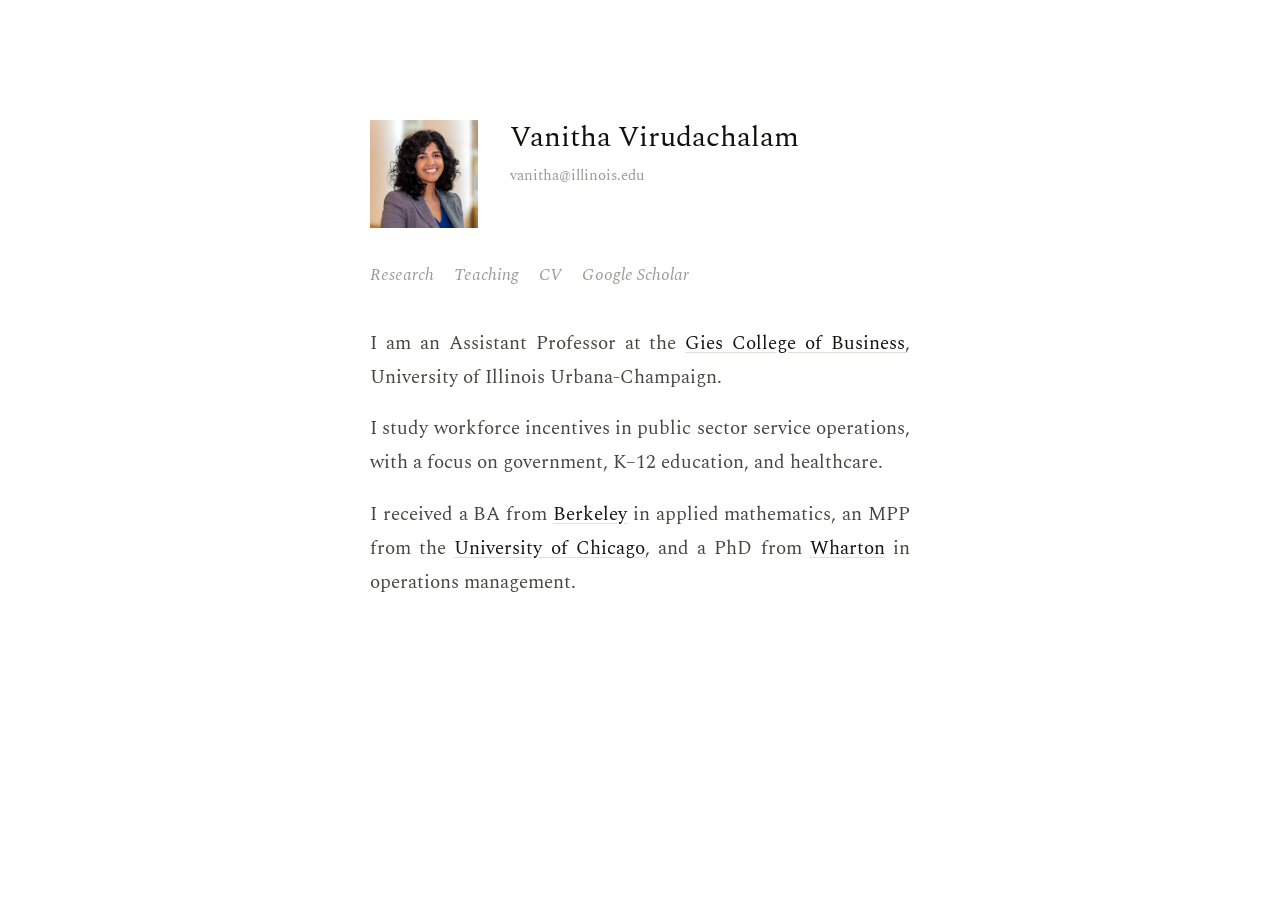
<file: index.html>
<!DOCTYPE html>
<html lang="en">
<head>
  <meta charset="UTF-8" />
  <meta name="viewport" content="width=device-width, initial-scale=1.0" />
  <title>Vanitha Virudachalam</title>
  <link rel="preconnect" href="https://fonts.googleapis.com" />
  <link rel="preconnect" href="https://fonts.gstatic.com" crossorigin />
  <link href="https://fonts.googleapis.com/css2?family=Spectral:ital,wght@0,400;0,600;1,400;1,600&display=swap" rel="stylesheet" />
  <link rel="stylesheet" href="styles.css" />
</head>
<body>
  <div class="wrap">

    <div class="identity">
      <img src="photo.jpg" alt="Vanitha Virudachalam" class="photo" />
      <div>
        <h1>Vanitha Virudachalam</h1>
        <div class="under-name">
          <a href="mailto:vanitha@illinois.edu">vanitha@illinois.edu</a>
        </div>
      </div>
    </div>

    <nav id="site-nav"></nav>
    <script src="nav.js"></script>
    <script>buildNav('');</script>

    <div class="bio">
      <p>I am an Assistant Professor at the <a href="https://giesbusiness.illinois.edu/">Gies College of Business</a>, University of Illinois Urbana-Champaign.</p>
      <p>I study workforce incentives in public sector service operations, with a focus on government, K&ndash;12 education, and healthcare.</p>
      <p>I received a BA from <a href="https://math.berkeley.edu/">Berkeley</a> in applied mathematics, an MPP from the <a href="https://harris.uchicago.edu/">University of Chicago</a>, and a PhD from <a href="https://oid.wharton.upenn.edu/">Wharton</a> in operations management.</p>
    </div>

  </div>
</body>
</html>
</file>
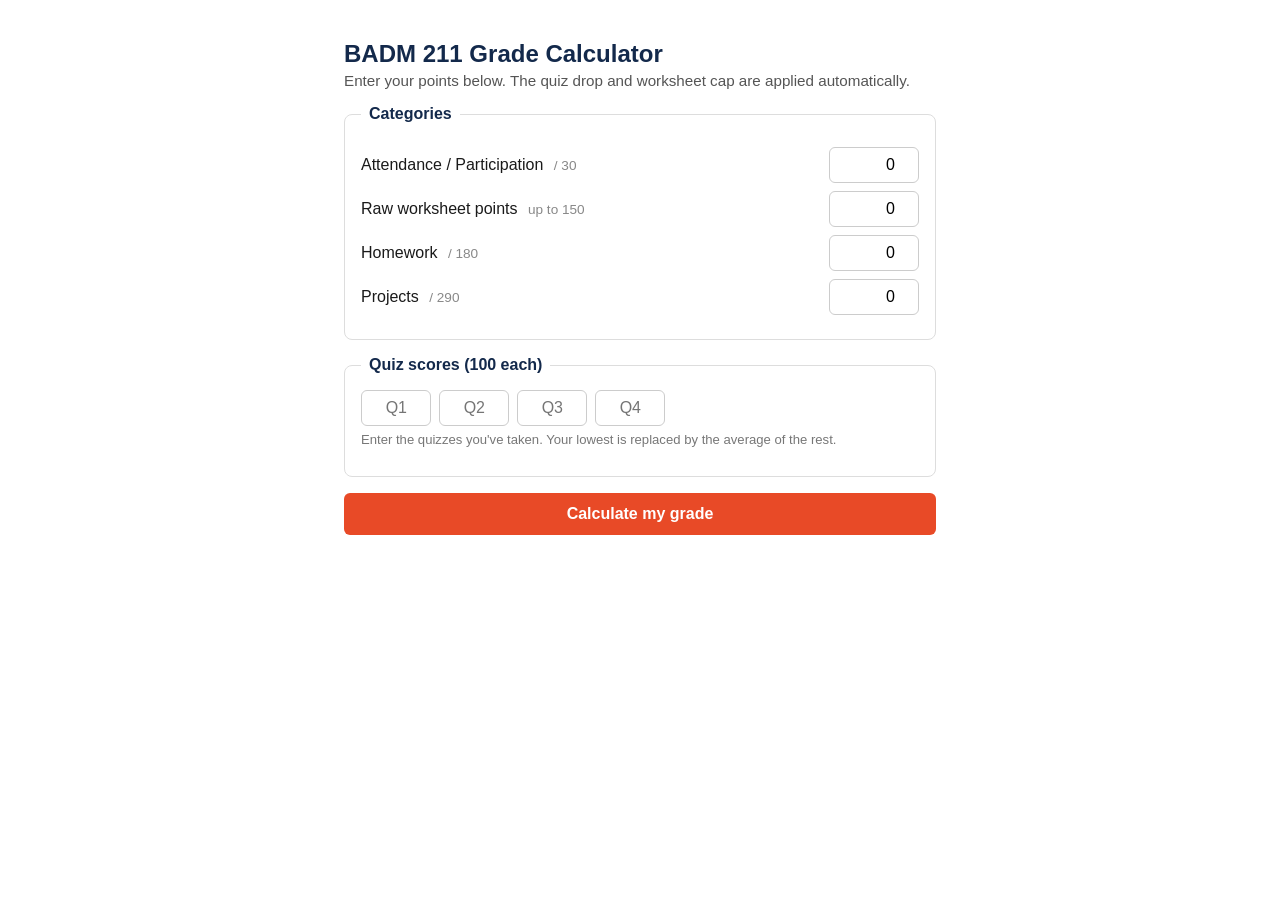
<file: grade-calculator.html>
<!DOCTYPE html>
<html lang="en">
<head>
<meta charset="UTF-8">
<meta name="viewport" content="width=device-width, initial-scale=1.0">
<title>BADM 211 Grade Calculator</title>
<style>
  * { box-sizing: border-box; }
  body {
    font-family: -apple-system, BlinkMacSystemFont, "Segoe UI", Roboto, Helvetica, Arial, sans-serif;
    max-width: 640px; margin: 0 auto; padding: 24px; color: #1a1a1a; background: #fff;
  }
  h1 { font-size: 1.5rem; color: #13294b; margin-bottom: 4px; }
  p.sub { color: #555; margin-top: 0; font-size: 0.95rem; }
  fieldset { border: 1px solid #ddd; border-radius: 8px; margin: 16px 0; padding: 16px; }
  legend { font-weight: 600; color: #13294b; padding: 0 8px; }
  .row { display: flex; align-items: center; justify-content: space-between; margin: 8px 0; gap: 12px; }
  .row label { flex: 1; }
  .row .max { color: #888; font-size: 0.85rem; margin-left: 6px; }
  input[type="number"] {
    width: 90px; padding: 8px; border: 1px solid #ccc; border-radius: 6px; font-size: 1rem; text-align: right;
  }
  input:focus { outline: 2px solid #e84a27; border-color: #e84a27; }
  .quiz-row { display: flex; gap: 8px; flex-wrap: wrap; }
  .quiz-row input { width: 70px; }
  button {
    background: #e84a27; color: #fff; border: none; padding: 12px 24px; font-size: 1rem;
    border-radius: 6px; cursor: pointer; font-weight: 600; width: 100%;
  }
  button:hover { background: #d13e1f; }
  #result {
    margin-top: 20px; padding: 20px; border-radius: 8px; background: #f5f5f5;
    border-left: 4px solid #13294b; display: none;
  }
  #result.show { display: block; }
  .big { font-size: 2rem; font-weight: 700; color: #13294b; }
  .grade { font-size: 2.5rem; font-weight: 700; color: #e84a27; }
  table { width: 100%; border-collapse: collapse; margin-top: 12px; font-size: 0.9rem; }
  td { padding: 4px 0; }
  td:last-child { text-align: right; font-variant-numeric: tabular-nums; }
  .note { font-size: 0.82rem; color: #777; margin-top: 6px; }
</style>
</head>
<body>
  <h1>BADM 211 Grade Calculator</h1>
  <p class="sub">Enter your points below. The quiz drop and worksheet cap are applied automatically.</p>

  <fieldset>
    <legend>Categories</legend>
    <div class="row">
      <label for="attendance">Attendance / Participation <span class="max">/ 30</span></label>
      <input type="number" id="attendance" min="0" max="30" step="0.5" value="0">
    </div>
    <div class="row">
      <label for="worksheets">Raw worksheet points <span class="max">up to 150</span></label>
      <input type="number" id="worksheets" min="0" max="150" step="1" value="0">
    </div>
    <div class="row">
      <label for="homework">Homework <span class="max">/ 180</span></label>
      <input type="number" id="homework" min="0" max="180" step="1" value="0">
    </div>
    <div class="row">
      <label for="projects">Projects <span class="max">/ 290</span></label>
      <input type="number" id="projects" min="0" max="290" step="1" value="0">
    </div>
  </fieldset>

  <fieldset>
    <legend>Quiz scores (100 each)</legend>
    <div class="quiz-row">
      <input type="number" id="q1" min="0" max="100" step="1" placeholder="Q1">
      <input type="number" id="q2" min="0" max="100" step="1" placeholder="Q2">
      <input type="number" id="q3" min="0" max="100" step="1" placeholder="Q3">
      <input type="number" id="q4" min="0" max="100" step="1" placeholder="Q4">
    </div>
    <p class="note">Enter the quizzes you've taken. Your lowest is replaced by the average of the rest.</p>
  </fieldset>

  <button onclick="calculate()">Calculate my grade</button>

  <div id="result">
    <div>Total points: <span class="big" id="total"></span> <span style="color:#888;">/ 1000</span></div>
    <div style="margin-top:8px;">Percentage: <span class="big" id="percent"></span></div>
    <div style="margin-top:8px;">Letter grade: <span class="grade" id="letter"></span></div>
    <table id="breakdown"></table>
  </div>

<script>
function letterGrade(total) {
  if (total >= 970) return "A+";
  if (total >= 930) return "A";
  if (total >= 900) return "A-";
  if (total >= 870) return "B+";
  if (total >= 830) return "B";
  if (total >= 800) return "B-";
  if (total >= 770) return "C+";
  if (total >= 730) return "C";
  if (total >= 700) return "C-";
  if (total >= 670) return "D+";
  if (total >= 630) return "D";
  if (total >= 600) return "D-";
  return "F";
}

function num(id) {
  var v = parseFloat(document.getElementById(id).value);
  return isNaN(v) ? 0 : v;
}

function calculate() {
  var attendance = num("attendance");
  var rawWs = num("worksheets");
  var homework = num("homework");
  var projects = num("projects");

  // Worksheets: cap category at 100, overflow up to 20 becomes extra credit
  var wsCategory = Math.min(rawWs, 100);
  var extraCredit = Math.min(Math.max(rawWs - 100, 0), 20);

  // Quizzes: gather entered scores, drop lowest by replacing it with the
  // average of the others. With N scores that equals (sum of top N-1) * N/(N-1).
  var quizzes = ["q1","q2","q3","q4"]
    .map(function(id){ return document.getElementById(id).value; })
    .filter(function(v){ return v !== "" && !isNaN(parseFloat(v)); })
    .map(parseFloat);

  var quizPoints = 0;
  if (quizzes.length >= 2) {
    quizzes.sort(function(a,b){ return b-a; }); // high to low
    var topSum = 0;
    for (var i = 0; i < quizzes.length - 1; i++) topSum += quizzes[i];
    var avg = topSum / (quizzes.length - 1);
    quizPoints = topSum + avg;
  } else if (quizzes.length === 1) {
    quizPoints = quizzes[0]; // nothing to drop yet
  }

  var total = attendance + wsCategory + homework + projects + quizPoints + extraCredit;
  var percent = total / 10;
  var letter = letterGrade(total);

  document.getElementById("total").textContent = Math.round(total * 100) / 100;
  document.getElementById("percent").textContent = percent.toFixed(1) + "%";
  document.getElementById("letter").textContent = letter;

  document.getElementById("breakdown").innerHTML =
    "<tr><td>Attendance</td><td>" + attendance + "</td></tr>" +
    "<tr><td>Worksheets (capped at 100)</td><td>" + wsCategory + "</td></tr>" +
    "<tr><td>Homework</td><td>" + homework + "</td></tr>" +
    "<tr><td>Projects</td><td>" + projects + "</td></tr>" +
    "<tr><td>Quizzes (lowest dropped)</td><td>" + (Math.round(quizPoints*100)/100) + "</td></tr>" +
    "<tr><td>Extra credit</td><td>" + extraCredit + "</td></tr>";

  document.getElementById("result").classList.add("show");
}
</script>
</body>
</html>
</file>
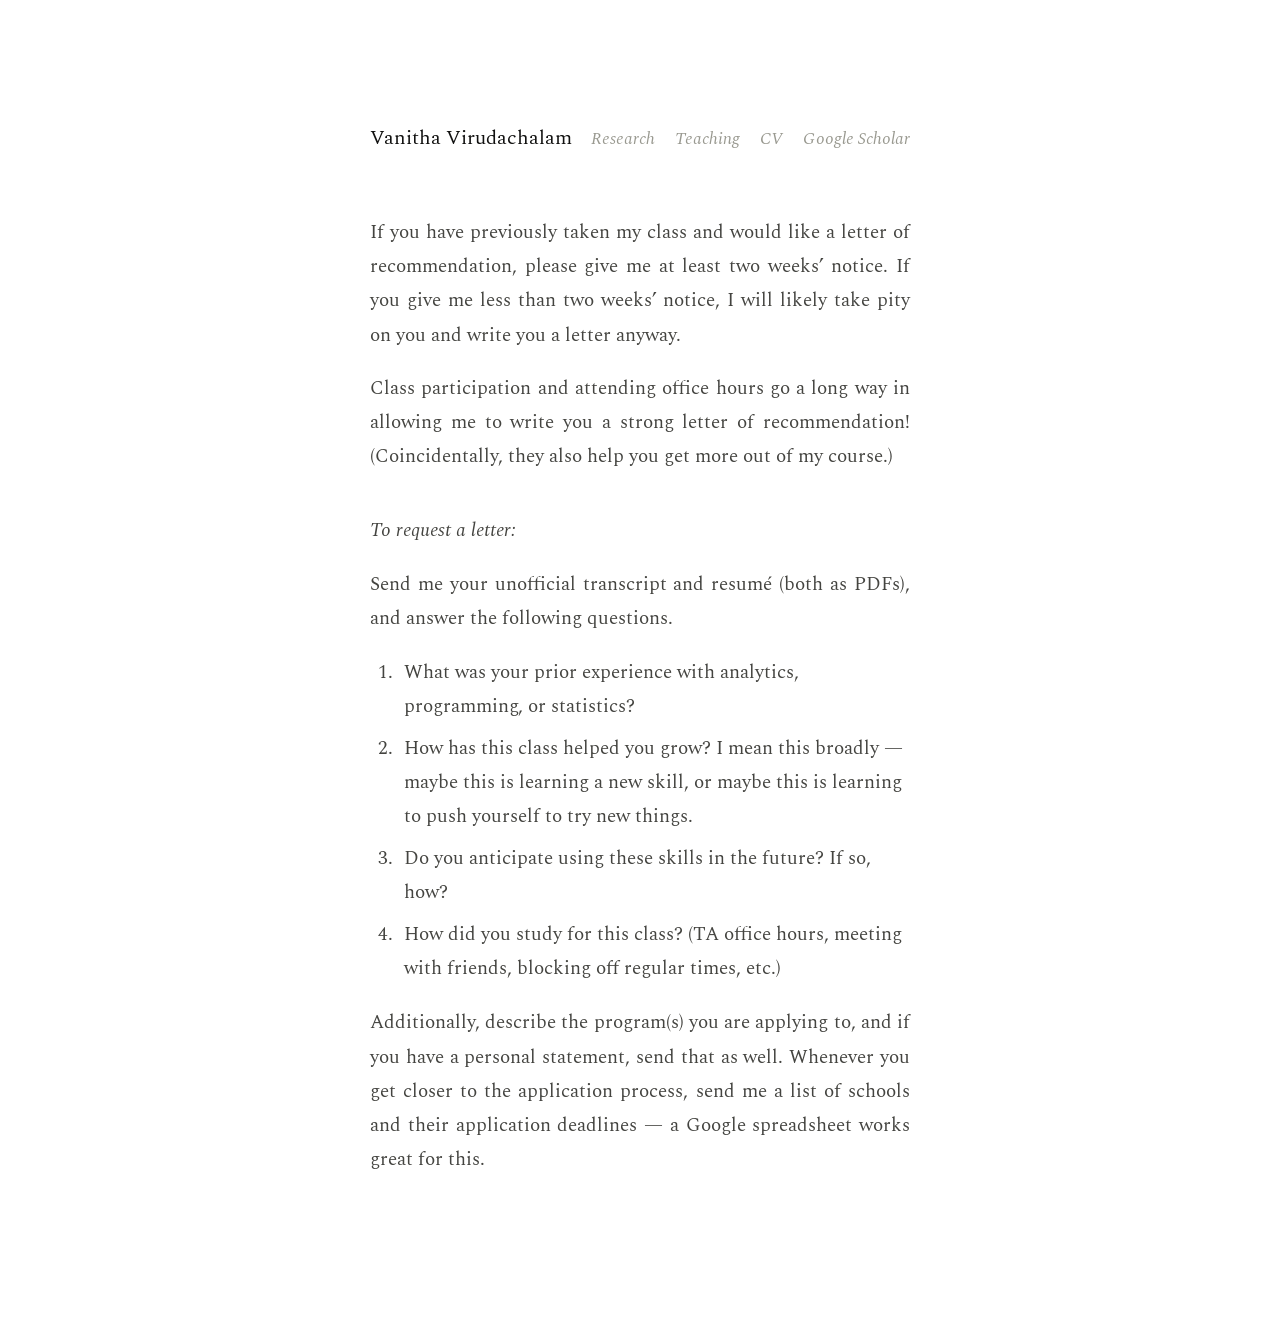
<file: letters.html>
<!DOCTYPE html>
<html lang="en">
<head>
  <meta charset="UTF-8" />
  <meta name="viewport" content="width=device-width, initial-scale=1.0" />
  <title>Letters — Vanitha Virudachalam</title>
  <link rel="preconnect" href="https://fonts.googleapis.com" />
  <link rel="preconnect" href="https://fonts.gstatic.com" crossorigin />
  <link href="https://fonts.googleapis.com/css2?family=Spectral:ital,wght@0,400;0,600;1,400;1,600&display=swap" rel="stylesheet" />
  <link rel="stylesheet" href="styles.css" />
</head>
<body>
  <div class="wrap">

    <header class="site-header" id="site-header"></header>
    <script src="nav.js"></script>
    <script>buildHeader('letters.html');</script>

    <div class="content">
      <p>If you have previously taken my class and would like a letter of recommendation, please give me at least two weeks&rsquo; notice. If you give me less than two weeks&rsquo; notice, I will likely take pity on you and write you a letter anyway.</p>

      <p>Class participation and attending office hours go a long way in allowing me to write you a strong letter of recommendation! (Coincidentally, they also help you get more out of my course.)</p>

      <p class="subsection">To request a letter:</p>

      <p>Send me your unofficial transcript and resum&eacute; (both as PDFs), and answer the following questions.</p>

      <ol>
        <li>What was your prior experience with analytics, programming, or statistics?</li>
        <li>How has this class helped you grow? I mean this broadly &mdash; maybe this is learning a new skill, or maybe this is learning to push yourself to try new things.</li>
        <li>Do you anticipate using these skills in the future? If so, how?</li>
        <li>How did you study for this class? (TA office hours, meeting with friends, blocking off regular times, etc.)</li>
      </ol>

      <p>Additionally, describe the program(s) you are applying to, and if you have a personal statement, send that as well. Whenever you get closer to the application process, send me a list of schools and their application deadlines &mdash; a Google spreadsheet works great for this.</p>
    </div>

  </div>
</body>
</html>
</file>
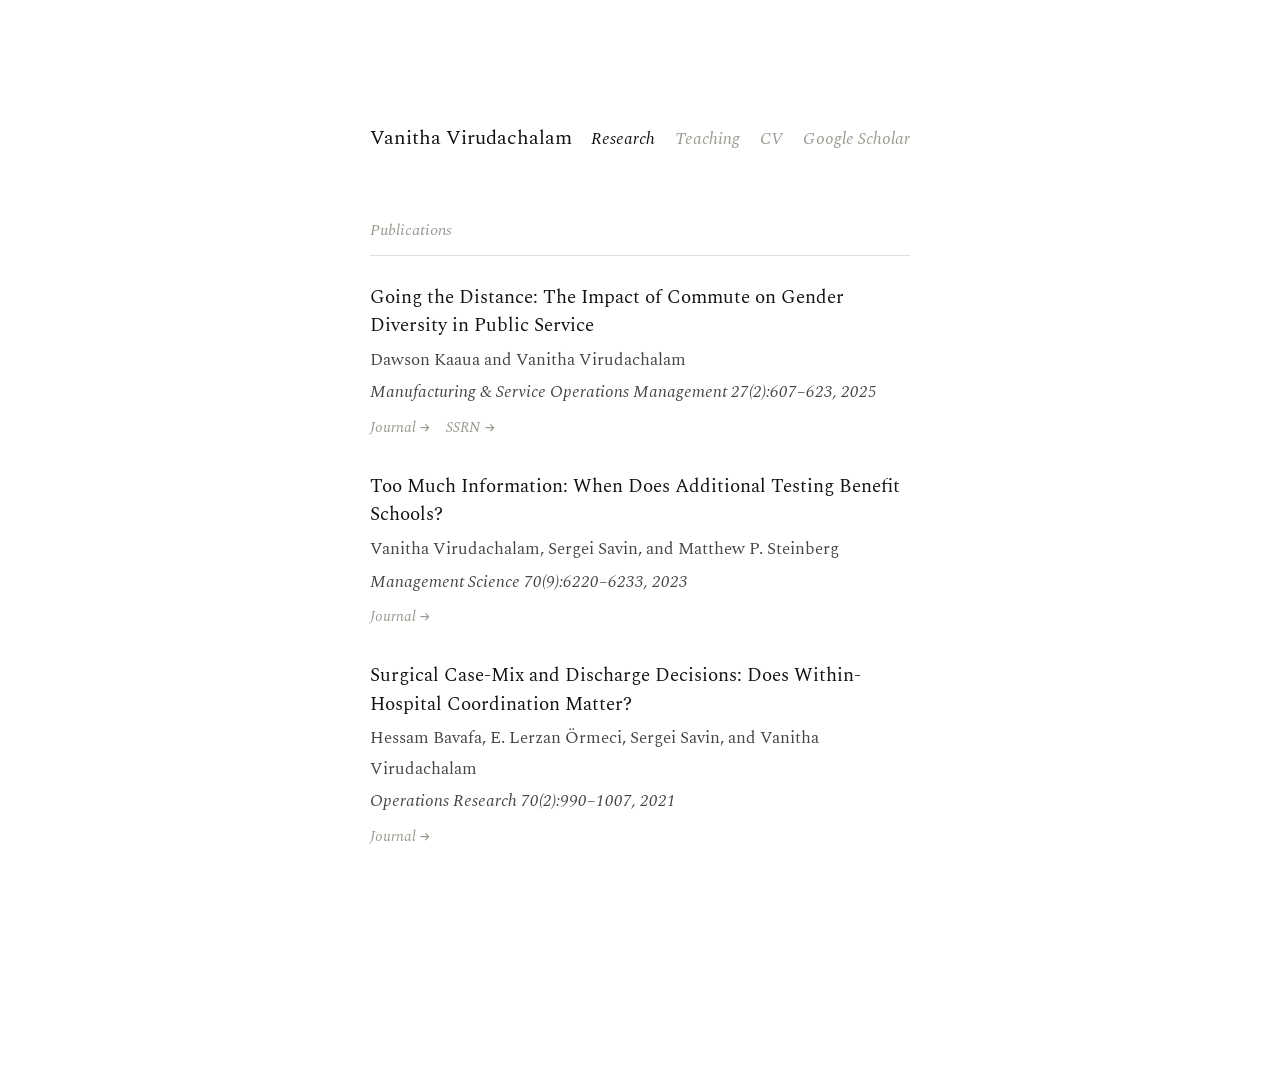
<file: research.html>
<!DOCTYPE html>
<html lang="en">
<head>
  <meta charset="UTF-8" />
  <meta name="viewport" content="width=device-width, initial-scale=1.0" />
  <title>Research — Vanitha Virudachalam</title>
  <link rel="preconnect" href="https://fonts.googleapis.com" />
  <link rel="preconnect" href="https://fonts.gstatic.com" crossorigin />
  <link href="https://fonts.googleapis.com/css2?family=Spectral:ital,wght@0,400;0,600;1,400;1,600&display=swap" rel="stylesheet" />
  <link rel="stylesheet" href="styles.css" />
</head>
<body>
  <div class="wrap">

    <header class="site-header" id="site-header"></header>
    <script src="nav.js"></script>
    <script>buildHeader('research.html');</script>

    <div class="section">
      <div class="section-head">Publications</div>

      <div class="paper">
        <div class="paper-title">Going the Distance: The Impact of Commute on Gender Diversity in Public Service</div>
        <div class="paper-authors">Dawson Kaaua and Vanitha Virudachalam</div>
        <div class="paper-venue">Manufacturing &amp; Service Operations Management 27(2):607&ndash;623, 2025</div>
        <div class="paper-links">
          <a href="https://pubsonline.informs.org/doi/abs/10.1287/msom.2024.0927">Journal &rarr;</a>
          <a href="https://papers.ssrn.com/sol3/papers.cfm?abstract_id=4330863">SSRN &rarr;</a>
        </div>
      </div>

      <div class="paper">
        <div class="paper-title">Too Much Information: When Does Additional Testing Benefit Schools?</div>
        <div class="paper-authors">Vanitha Virudachalam, Sergei Savin, and Matthew P. Steinberg</div>
        <div class="paper-venue">Management Science 70(9):6220&ndash;6233, 2023</div>
        <div class="paper-links">
          <a href="https://pubsonline.informs.org/doi/abs/10.1287/mnsc.2020.01547">Journal &rarr;</a>
        </div>
      </div>

      <div class="paper">
        <div class="paper-title">Surgical Case-Mix and Discharge Decisions: Does Within-Hospital Coordination Matter?</div>
        <div class="paper-authors">Hessam Bavafa, E. Lerzan &Ouml;rmeci, Sergei Savin, and Vanitha Virudachalam</div>
        <div class="paper-venue">Operations Research 70(2):990&ndash;1007, 2021</div>
        <div class="paper-links">
          <a href="https://pubsonline.informs.org/doi/abs/10.1287/opre.2021.2177">Journal &rarr;</a>
        </div>
      </div>
    </div>

    <!-- <div class="section">
      <div class="section-head">Working Papers</div>

      <div class="paper">
        <div class="paper-title">Paper Title</div>
        <div class="paper-authors">Authors</div>
      </div>
    </div> -->

  </div>
</body>
</html>
</file>
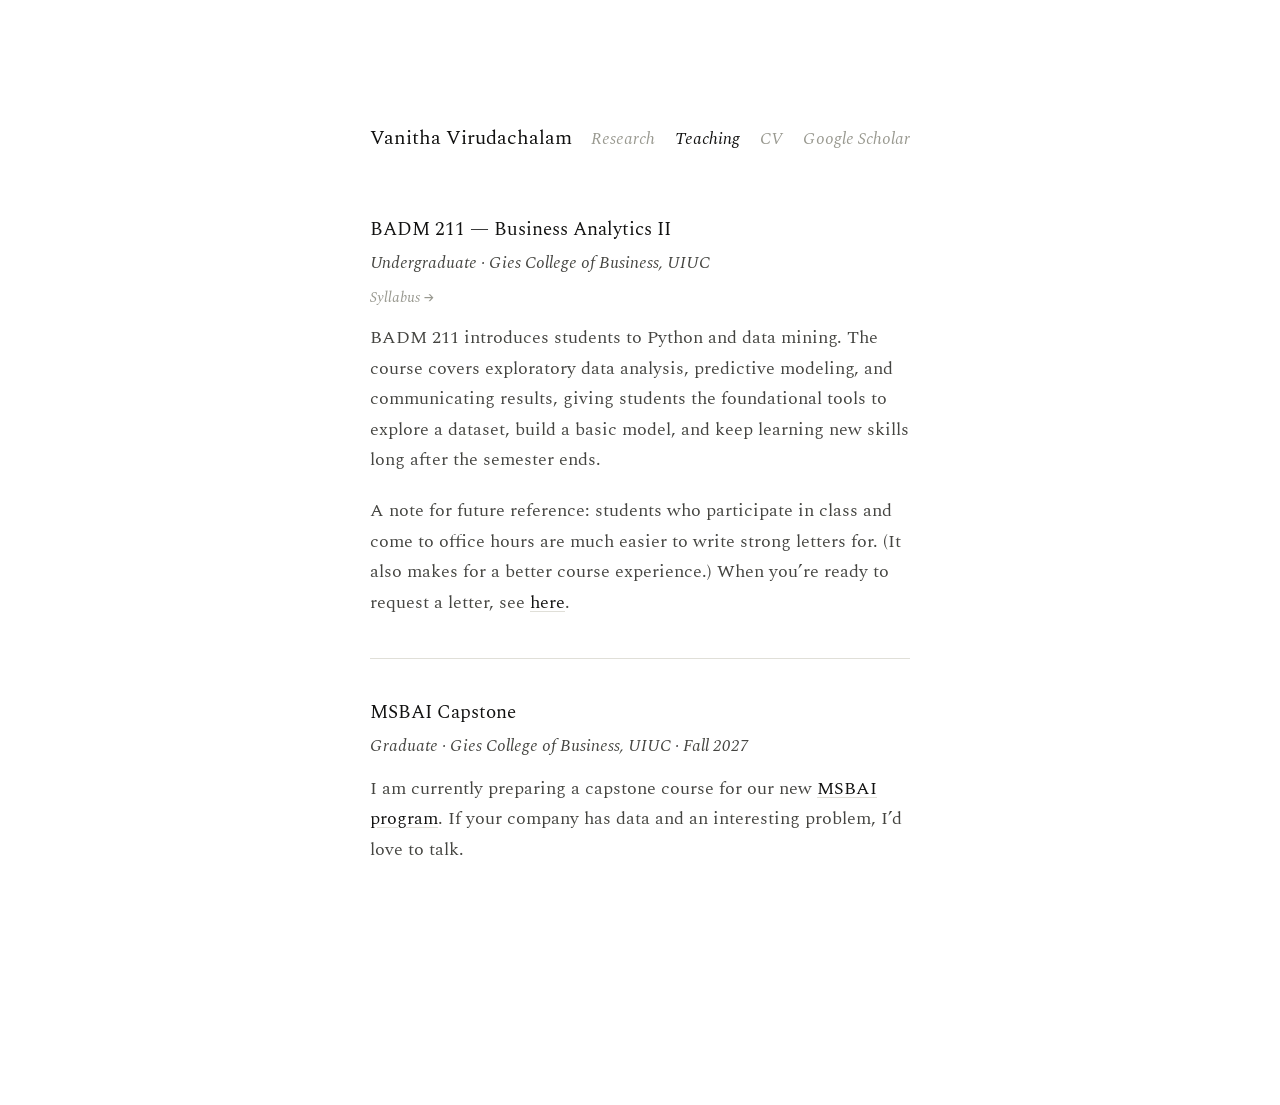
<file: teaching.html>
<!DOCTYPE html>
<html lang="en">
<head>
  <meta charset="UTF-8" />
  <meta name="viewport" content="width=device-width, initial-scale=1.0" />
  <title>Teaching — Vanitha Virudachalam</title>
  <link rel="preconnect" href="https://fonts.googleapis.com" />
  <link rel="preconnect" href="https://fonts.gstatic.com" crossorigin />
  <link href="https://fonts.googleapis.com/css2?family=Spectral:ital,wght@0,400;0,600;1,400;1,600&display=swap" rel="stylesheet" />
  <link rel="stylesheet" href="styles.css" />
</head>
<body>
  <div class="wrap">

    <header class="site-header" id="site-header"></header>
    <script src="nav.js"></script>
    <script>buildHeader('teaching.html');</script>

    <div class="course">
      <div class="course-title">BADM 211 — Business Analytics II</div>
      <div class="course-meta">Undergraduate &middot; Gies College of Business, UIUC</div>
      <div class="course-links">
        <a href="BADM211_Syllabus.pdf">Syllabus &rarr;</a>
      </div>
      <p class="course-desc">BADM 211 introduces students to Python and data mining. The course covers exploratory data analysis, predictive modeling, and communicating results, giving students the foundational tools to explore a dataset, build a basic model, and keep learning new skills long after the semester ends.</p>
      <p class="letter-note">A note for future reference: students who participate in class and come to office hours are much easier to write strong letters for. (It also makes for a better course experience.) When you&rsquo;re ready to request a letter, see <a href="letters.html">here</a>.</p>
    </div>

    <div class="course">
      <div class="course-title">MSBAI Capstone</div>
      <div class="course-meta">Graduate &middot; Gies College of Business, UIUC &middot; Fall 2027</div>
      <p class="course-desc">I am currently preparing a capstone course for our new <a href="https://giesonline.illinois.edu/explore-programs/msbai">MSBAI program</a>. If your company has data and an interesting problem, I&rsquo;d love to talk.</p>
    </div>

  </div>
</body>
</html>
</file>
<file: styles.css>
/* ── RESET ── */
*, *::before, *::after { box-sizing: border-box; margin: 0; padding: 0; }

/* ── VARIABLES ── */
:root {
  --ink: #111110;
  --ink-mid: #444440;
  --ink-light: #999990;
  --rule: #e0dfd8;
  --serif: 'Spectral', Georgia, serif;
}

/* ── BASE ── */
html { font-size: 20px; }

body {
  background: #fff;
  color: var(--ink);
  font-family: var(--serif);
  line-height: 1.8;
  padding: 0 1.5rem;
}

.wrap {
  max-width: 540px;
  margin: 0 auto;
  padding: 6rem 0 8rem;
}

/* ── HOME: IDENTITY ── */
.identity {
  display: flex;
  align-items: flex-start;
  gap: 1.6rem;
  margin-bottom: 1.6rem;
}

.photo {
  width: 108px;
  height: 108px;
  flex-shrink: 0;
  overflow: hidden;
}

.photo img {
  width: 100%;
  height: 100%;
  object-fit: cover;
  display: block;
}

h1 {
  font-family: var(--serif);
  font-size: 1.45rem;
  font-weight: 400;
  color: var(--ink);
  line-height: 1.2;
  margin-bottom: 0.35rem;
}

.under-name {
  font-size: 0.75rem;
  color: var(--ink-light);
}

.under-name a {
  color: var(--ink-light);
  text-decoration: none;
}

.under-name a:hover { color: var(--ink); }

/* ── HOME: BIO ── */
.bio p {
  font-size: 0.95rem;
  color: var(--ink-mid);
  text-align: justify;
  hyphens: auto;
}

.bio p + p { margin-top: 0.9em; }

.bio a {
  color: var(--ink);
  text-decoration: underline;
  text-underline-offset: 3px;
  text-decoration-color: var(--rule);
}

.bio a:hover { text-decoration-color: var(--ink); }

/* ── SUBPAGE: HEADER ── */
.site-header {
  display: flex;
  justify-content: space-between;
  align-items: baseline;
  margin-bottom: 3rem;
}

.site-header .name {
  font-family: var(--serif);
  font-size: 1rem;
  font-weight: 400;
  color: var(--ink);
  text-decoration: none;
}

.site-header .name:hover { color: var(--ink-mid); }

/* ── NAV ── */
nav {
  display: flex;
  gap: 1rem;
  align-items: baseline;
}

/* Home page nav gets bottom margin */
.identity + nav { margin-bottom: 1.8rem; }

nav a {
  font-family: var(--serif);
  font-size: 0.85rem;
  font-style: italic;
  color: var(--ink-light);
  text-decoration: none;
}

nav a:hover { color: var(--ink); }
nav a.current { color: var(--ink); }

/* ── RESEARCH: SECTIONS ── */
.section { margin-bottom: 3rem; }

.section-head {
  font-size: 0.8rem;
  font-weight: 400;
  font-style: italic;
  color: var(--ink-light);
  margin-bottom: 1.4rem;
  padding-bottom: 0.5rem;
  border-bottom: 0.5px solid var(--rule);
}

/* ── RESEARCH: PAPERS ── */
.paper { margin-bottom: 1.6rem; }

.paper-title {
  font-size: 0.95rem;
  color: var(--ink);
  line-height: 1.5;
}

.paper-authors {
  font-size: 0.85rem;
  color: var(--ink-mid);
  margin-top: 0.2rem;
}

.paper-venue {
  font-size: 0.85rem;
  font-style: italic;
  color: var(--ink-mid);
  margin-top: 0.1rem;
}

.paper-links {
  margin-top: 0.3rem;
  display: flex;
  gap: 0.8rem;
}

.paper-links a {
  font-size: 0.75rem;
  font-style: italic;
  color: var(--ink-light);
  text-decoration: none;
}

.paper-links a:hover { color: var(--ink); }

/* ── TEACHING: COURSES ── */
.course {
  margin-bottom: 2rem;
  padding-bottom: 2rem;
  border-bottom: 0.5px solid var(--rule);
}

.course:last-of-type { border-bottom: none; }

.course-title {
  font-size: 0.95rem;
  color: var(--ink);
  line-height: 1.5;
}

.course-meta {
  font-size: 0.85rem;
  font-style: italic;
  color: var(--ink-mid);
  margin-top: 0.15rem;
}

.course-links {
  margin-top: 0.3rem;
  display: flex;
  gap: 0.8rem;
}

.course-links a {
  font-size: 0.75rem;
  font-style: italic;
  color: var(--ink-light);
  text-decoration: none;
}

.course-links a:hover { color: var(--ink); }

.course-desc {
  font-size: 0.9rem;
  color: var(--ink-mid);
  margin-top: 0.6rem;
  line-height: 1.7;
}

.course-desc a {
  color: var(--ink);
  text-decoration: underline;
  text-underline-offset: 3px;
  text-decoration-color: var(--rule);
}

.course-desc a:hover { text-decoration-color: var(--ink); }

.letter-note {
  font-size: 0.9rem;
  color: var(--ink-mid);
  margin-top: 1rem;
  line-height: 1.7;
}

.letter-note a {
  color: var(--ink);
  text-decoration: underline;
  text-underline-offset: 3px;
  text-decoration-color: var(--rule);
}

.letter-note a:hover { text-decoration-color: var(--ink); }

/* ── LETTERS: CONTENT ── */
.content p {
  font-size: 0.95rem;
  color: var(--ink-mid);
  text-align: justify;
  hyphens: auto;
}

.content p + p { margin-top: 1em; }

.subsection {
  font-style: italic;
  color: var(--ink);
  margin-top: 2rem !important;
}

ol {
  margin: 1em 0 1em 1.4rem;
}

ol li {
  font-size: 0.95rem;
  color: var(--ink-mid);
  margin-bottom: 0.4em;
  padding-left: 0.3rem;
}

/* ── RESPONSIVE ── */
@media (max-width: 480px) {
  html { font-size: 18px; }
  .wrap { padding: 3.5rem 0 5rem; }
  .photo { width: 84px; height: 84px; }
  .bio p, .content p { text-align: left; hyphens: none; }
  .site-header { flex-direction: column; gap: 0.8rem; }
  nav { justify-content: flex-start; margin-bottom: 1.2rem; }
}
</file>
